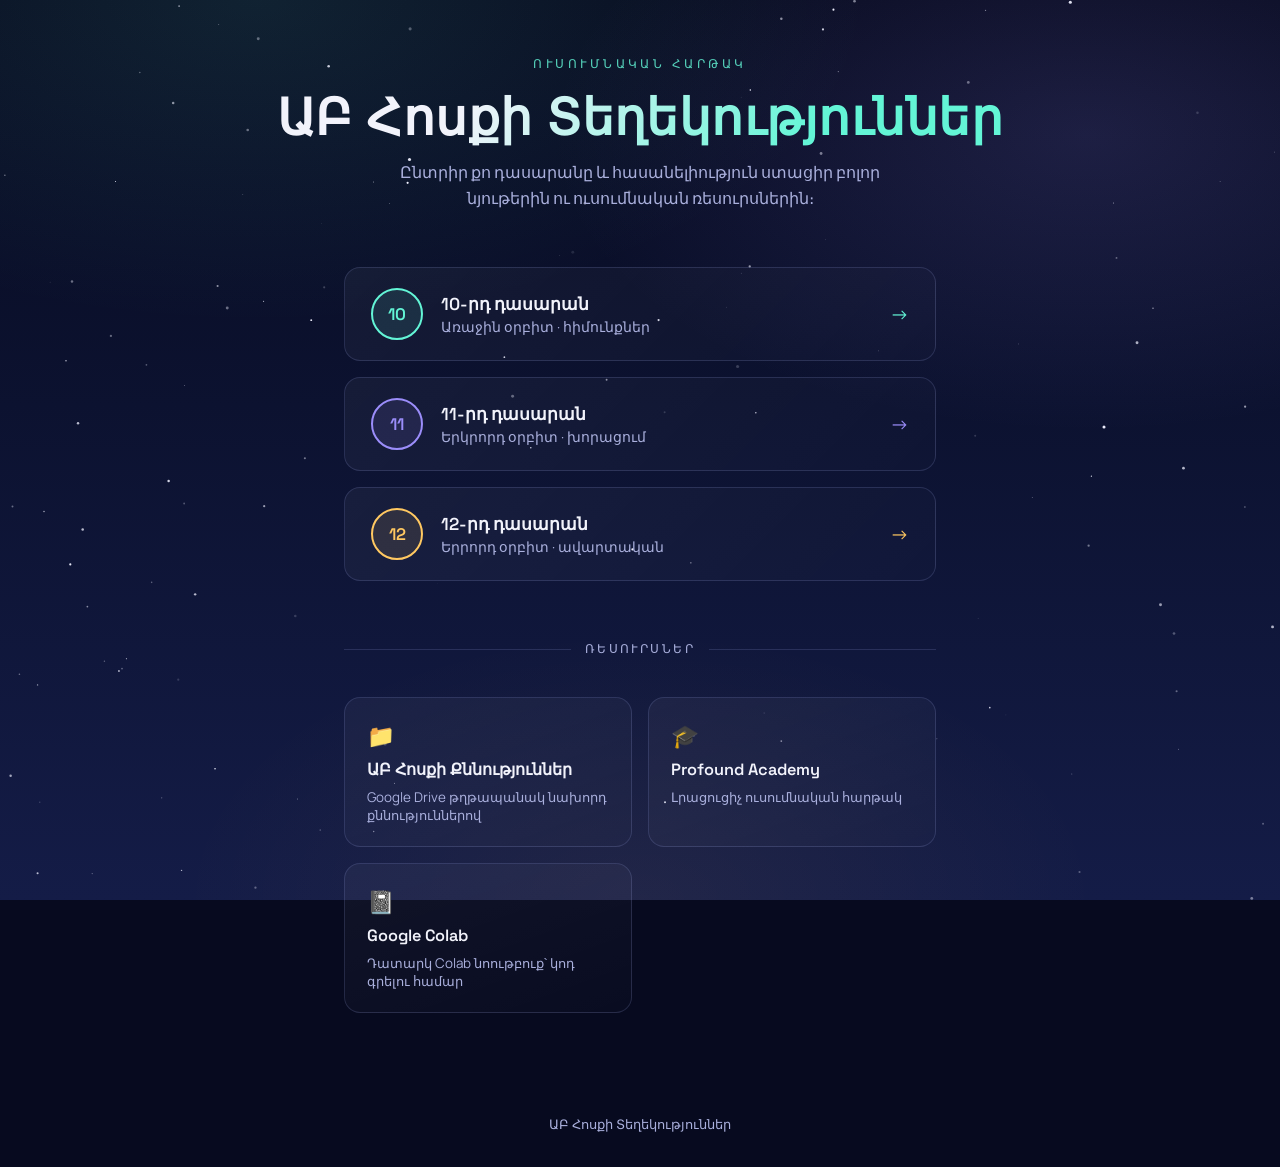
<file: index.html>
<!DOCTYPE html>
<html lang="hy">
<head>
<meta charset="UTF-8">
<meta name="viewport" content="width=device-width, initial-scale=1.0">
<link rel="manifest" href="manifest.json">
<meta name="theme-color" content="#070a1f">
<link rel="icon" href="favicon.ico" sizes="any">
<link rel="icon" type="image/png" sizes="32x32" href="icon-32.png">
<link rel="icon" type="image/png" sizes="192x192" href="icon-192.png">
<link rel="apple-touch-icon" href="icon-180.png">
<meta name="apple-mobile-web-app-capable" content="yes">
<meta name="apple-mobile-web-app-status-bar-style" content="black-translucent">
<meta name="apple-mobile-web-app-title" content="ԱԲ Հոսք">
<title>ԱԲ Հոսք · Ուսումնական Կայք</title>
<link rel="stylesheet" href="style.css">
</head>
<body>
<canvas id="stars-canvas"></canvas>

<div class="content">

  <header class="site">
    <div class="eyebrow">Ուսումնական հարթակ</div>
    <h1>ԱԲ Հոսքի Տեղեկություններ</h1>
    <p class="sub">Ընտրիր քո դասարանը և հասանելիություն ստացիր բոլոր նյութերին ու ուսումնական ռեսուրսներին։</p>
  </header>

  <nav class="orbits" aria-label="Դասարանների ընտրություն">
    <a class="orbit-btn" style="--accent: var(--teal)" href="Class10.html">
      <span class="orbit-ring">10</span>
      <span class="orbit-label">
        <span class="t">10-րդ դասարան</span>
        <span class="d">Առաջին օրբիտ · հիմունքներ</span>
      </span>
      <span class="orbit-arrow">→</span>
    </a>

    <a class="orbit-btn" style="--accent: var(--violet)" href="Class11.html">
      <span class="orbit-ring">11</span>
      <span class="orbit-label">
        <span class="t">11-րդ դասարան</span>
        <span class="d">Երկրորդ օրբիտ · խորացում</span>
      </span>
      <span class="orbit-arrow">→</span>
    </a>

    <a class="orbit-btn" style="--accent: var(--gold)" href="Class12.html">
      <span class="orbit-ring">12</span>
      <span class="orbit-label">
        <span class="t">12-րդ դասարան</span>
        <span class="d">Երրորդ օրբիտ · ավարտական</span>
      </span>
      <span class="orbit-arrow">→</span>
    </a>
  </nav>

  <div class="section-divider">
    <span class="line"></span>
    <span>Ռեսուրսներ</span>
    <span class="line"></span>
  </div>

  <div class="resources">
    <a class="res-btn" style="--accent: var(--teal)" href="https://drive.google.com/drive/folders/1IYR-PTMZjx_X45XJBED2SkKyZxXy_4lW" target="_blank" rel="noopener">
      <span class="icon">📁</span>
      <span class="t">ԱԲ Հոսքի Քննություններ</span>
      <span class="d">Google Drive թղթապանակ նախորդ քննություններով</span>
    </a>

    <a class="res-btn" style="--accent: var(--gold)" href="https://profound.academy/" target="_blank" rel="noopener">
      <span class="icon">🎓</span>
      <span class="t">Profound Academy</span>
      <span class="d">Լրացուցիչ ուսումնական հարթակ</span>
    </a>

    <a class="res-btn" style="--accent: var(--violet)" href="https://colab.research.google.com/#create=true" target="_blank" rel="noopener">
      <span class="icon">📓</span>
      <span class="t">Google Colab</span>
      <span class="d">Դատարկ Colab նոութբուք՝ կոդ գրելու համար</span>
    </a>
  </div>

</div>

<footer class="site">ԱԲ Հոսքի Տեղեկություններ</footer>

<script src="stars.js"></script>
<script>
if ('serviceWorker' in navigator) {
  window.addEventListener('load', () => {
    navigator.serviceWorker.register('sw.js').catch(() => {});
  });
}
</script>
</body>
</html>
</file>
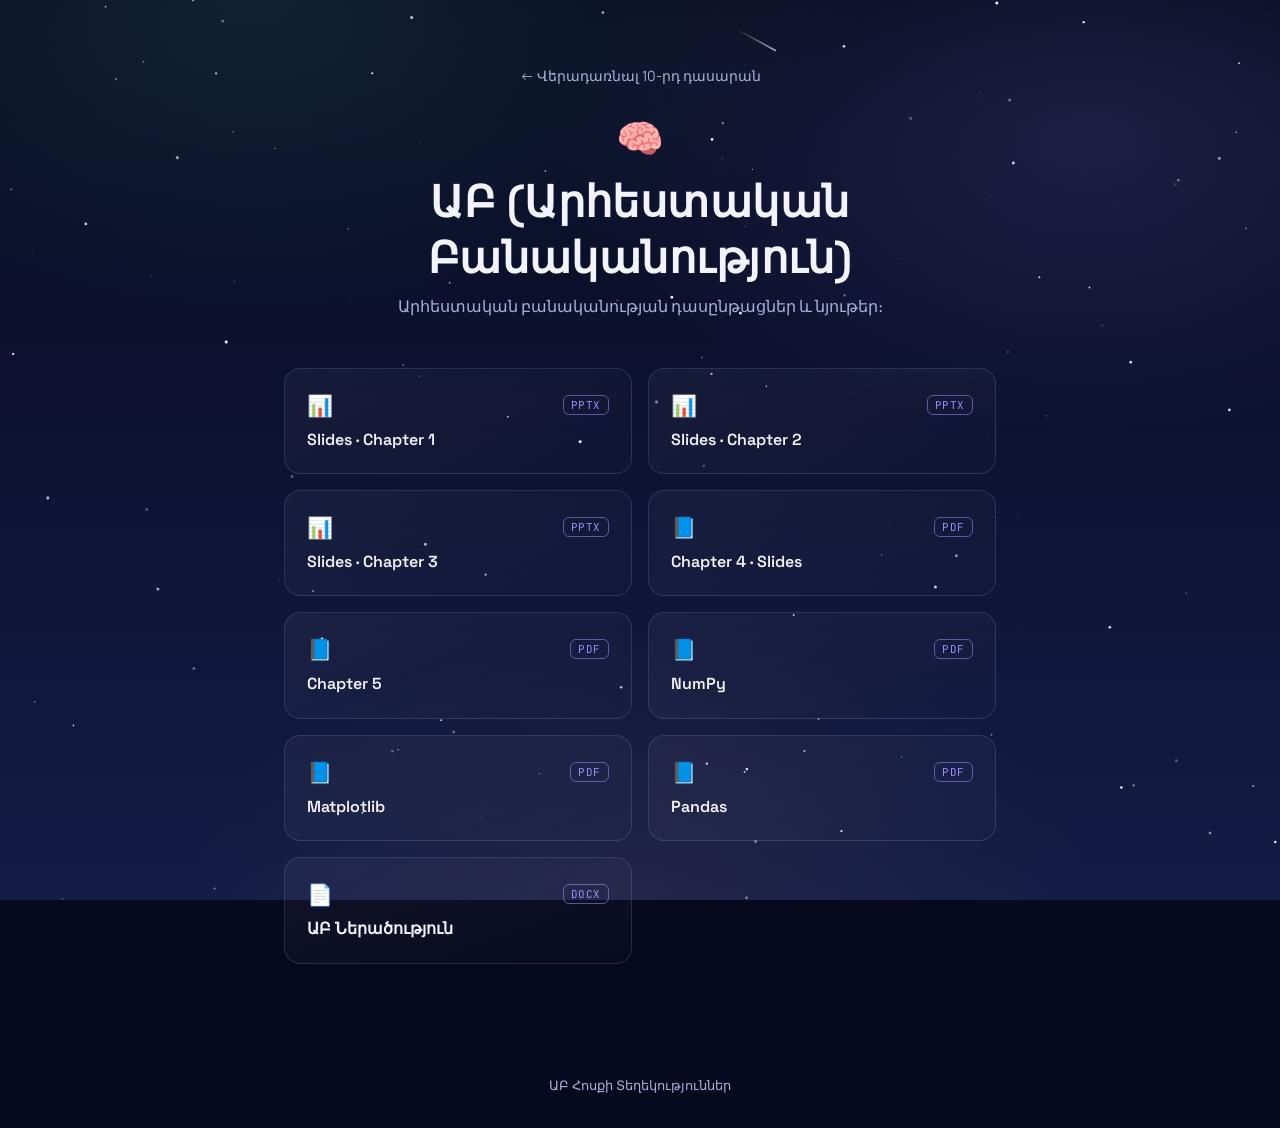
<file: Class10-AB.html>
<!DOCTYPE html>
<html lang="hy">
<head>
<meta charset="UTF-8">
<meta name="viewport" content="width=device-width, initial-scale=1.0">
<link rel="manifest" href="manifest.json">
<meta name="theme-color" content="#070a1f">
<link rel="icon" href="favicon.ico" sizes="any">
<link rel="icon" type="image/png" sizes="32x32" href="icon-32.png">
<link rel="icon" type="image/png" sizes="192x192" href="icon-192.png">
<link rel="apple-touch-icon" href="icon-180.png">
<meta name="apple-mobile-web-app-capable" content="yes">
<meta name="apple-mobile-web-app-status-bar-style" content="black-translucent">
<meta name="apple-mobile-web-app-title" content="ԱԲ Հոսք">
<title>ԱԲ (Արհեստական Բանականություն) · 10-րդ դասարան · ԱԲ Հոսք</title>
<link rel="stylesheet" href="style.css">
</head>
<body>
<canvas id="stars-canvas"></canvas>
<div class="content">

  <div class="subject-hero">
    <a class="back-link" href="Class10.html">← Վերադառնալ 10-րդ դասարան</a>
    <span class="icon">🧠</span>
    <h1>ԱԲ (Արհեստական Բանականություն)</h1>
    <p>Արհեստական բանականության դասընթացներ և նյութեր։</p>
  </div>

  <div class="materials">
    <a class="material-card" style="--accent: var(--violet)" href="Slides-Chapter1.pptx" onclick="openMaterial(this.getAttribute('href')); return false;">
      <div class="row"><span class="icon">📊</span><span class="badge">PPTX</span></div>
      <span class="t">Slides · Chapter 1</span>
    </a>
    <a class="material-card" style="--accent: var(--violet)" href="slides-chapter-2.pptx" onclick="openMaterial(this.getAttribute('href')); return false;">
      <div class="row"><span class="icon">📊</span><span class="badge">PPTX</span></div>
      <span class="t">Slides · Chapter 2</span>
    </a>
    <a class="material-card" style="--accent: var(--violet)" href="slides-chapter-3.pptx" onclick="openMaterial(this.getAttribute('href')); return false;">
      <div class="row"><span class="icon">📊</span><span class="badge">PPTX</span></div>
      <span class="t">Slides · Chapter 3</span>
    </a>
    <a class="material-card" style="--accent: var(--violet)" href="chapter-4-slides.pdf" onclick="openMaterial(this.getAttribute('href')); return false;">
      <div class="row"><span class="icon">📘</span><span class="badge">PDF</span></div>
      <span class="t">Chapter 4 · Slides</span>
    </a>
    <a class="material-card" style="--accent: var(--violet)" href="chapter-5.pdf" onclick="openMaterial(this.getAttribute('href')); return false;">
      <div class="row"><span class="icon">📘</span><span class="badge">PDF</span></div>
      <span class="t">Chapter 5</span>
    </a>
    <a class="material-card" style="--accent: var(--violet)" href="numpy.pdf" onclick="openMaterial(this.getAttribute('href')); return false;">
      <div class="row"><span class="icon">📘</span><span class="badge">PDF</span></div>
      <span class="t">NumPy</span>
    </a>
    <a class="material-card" style="--accent: var(--violet)" href="matplotlib.pdf" onclick="openMaterial(this.getAttribute('href')); return false;">
      <div class="row"><span class="icon">📘</span><span class="badge">PDF</span></div>
      <span class="t">Matplotlib</span>
    </a>
    <a class="material-card" style="--accent: var(--violet)" href="pandas.pdf" onclick="openMaterial(this.getAttribute('href')); return false;">
      <div class="row"><span class="icon">📘</span><span class="badge">PDF</span></div>
      <span class="t">Pandas</span>
    </a>
    <a class="material-card" style="--accent: var(--violet)" href="ab-neracutyun.docx" onclick="openMaterial(this.getAttribute('href')); return false;">
      <div class="row"><span class="icon">📄</span><span class="badge">DOCX</span></div>
      <span class="t">ԱԲ Ներածություն</span>
    </a>

  </div>

</div>
<footer class="site">ԱԲ Հոսքի Տեղեկություններ</footer>
<script src="stars.js"></script>
<script src="file-viewer.js"></script>
<script>
if ('serviceWorker' in navigator) {
  window.addEventListener('load', () => {
    navigator.serviceWorker.register('sw.js').catch(() => {});
  });
}
</script>
</body>
</html>
</file>
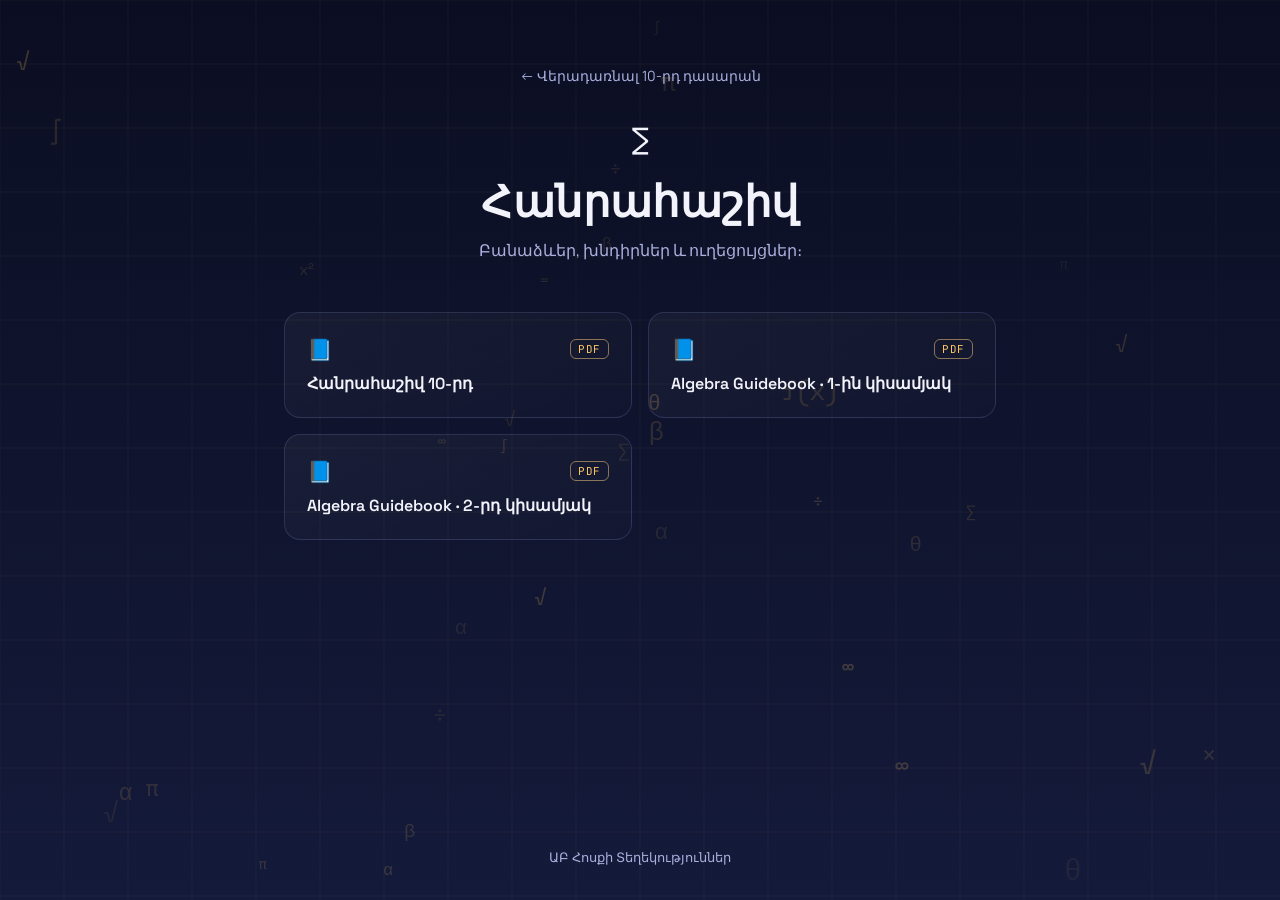
<file: Class10-Hanrahashiv.html>
<!DOCTYPE html>
<html lang="hy">
<head>
<meta charset="UTF-8">
<meta name="viewport" content="width=device-width, initial-scale=1.0">
<link rel="manifest" href="manifest.json">
<meta name="theme-color" content="#070a1f">
<link rel="icon" href="favicon.ico" sizes="any">
<link rel="icon" type="image/png" sizes="32x32" href="icon-32.png">
<link rel="icon" type="image/png" sizes="192x192" href="icon-192.png">
<link rel="apple-touch-icon" href="icon-180.png">
<meta name="apple-mobile-web-app-capable" content="yes">
<meta name="apple-mobile-web-app-status-bar-style" content="black-translucent">
<meta name="apple-mobile-web-app-title" content="ԱԲ Հոսք">
<title>Հանրահաշիվ · 10-րդ դասարան · ԱԲ Հոսք</title>
<link rel="stylesheet" href="style.css">
</head>
<body>
<canvas id="stars-canvas"></canvas>
<div class="content">

  <div class="subject-hero">
    <a class="back-link" href="Class10.html">← Վերադառնալ 10-րդ դասարան</a>
    <span class="icon">∑</span>
    <h1>Հանրահաշիվ</h1>
    <p>Բանաձևեր, խնդիրներ և ուղեցույցներ։</p>
  </div>

  <div class="materials">
    <a class="material-card" style="--accent: var(--gold)" href="10-.pdf" onclick="openMaterial(this.getAttribute('href')); return false;">
      <div class="row"><span class="icon">📘</span><span class="badge">PDF</span></div>
      <span class="t">Հանրահաշիվ 10-րդ</span>
    </a>
    <a class="material-card" style="--accent: var(--gold)" href="algebra-10-semester-1.pdf" onclick="openMaterial(this.getAttribute('href')); return false;">
      <div class="row"><span class="icon">📘</span><span class="badge">PDF</span></div>
      <span class="t">Algebra Guidebook · 1-ին կիսամյակ</span>
    </a>
    <a class="material-card" style="--accent: var(--gold)" href="Algebra_.guidebook_10th_2nd_semester_designed.pdf" onclick="openMaterial(this.getAttribute('href')); return false;">
      <div class="row"><span class="icon">📘</span><span class="badge">PDF</span></div>
      <span class="t">Algebra Guidebook · 2-րդ կիսամյակ</span>
    </a>

  </div>

</div>
<footer class="site">ԱԲ Հոսքի Տեղեկություններ</footer>
<script src="math-bg.js"></script>
<script src="file-viewer.js"></script>
<script>
if ('serviceWorker' in navigator) {
  window.addEventListener('load', () => {
    navigator.serviceWorker.register('sw.js').catch(() => {});
  });
}
</script>
</body>
</html>
</file>
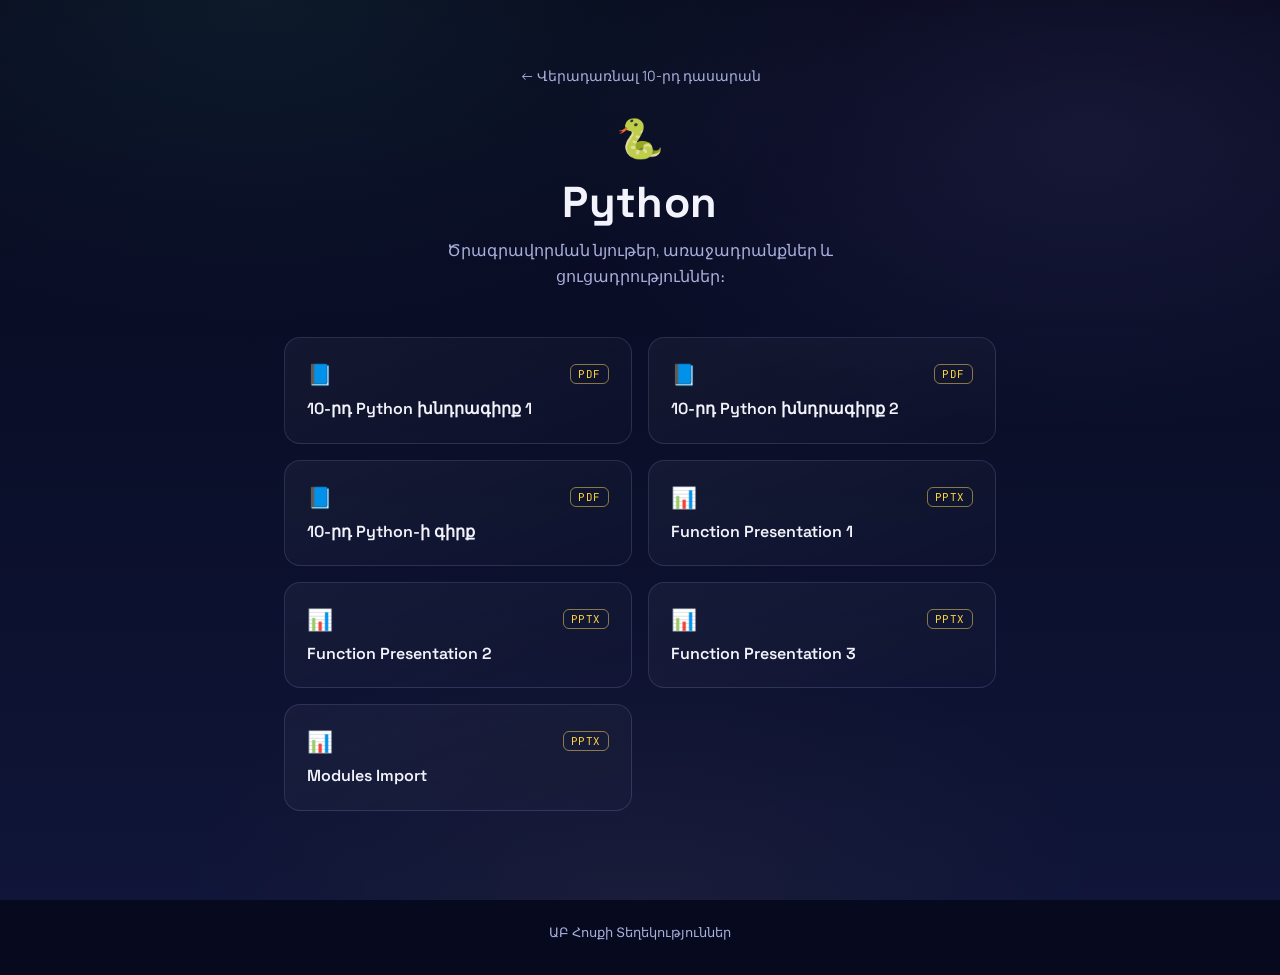
<file: Class10-Python.html>
<!DOCTYPE html>
<html lang="hy">
<head>
<meta charset="UTF-8">
<meta name="viewport" content="width=device-width, initial-scale=1.0">
<link rel="manifest" href="manifest.json">
<meta name="theme-color" content="#070a1f">
<link rel="icon" href="favicon.ico" sizes="any">
<link rel="icon" type="image/png" sizes="32x32" href="icon-32.png">
<link rel="icon" type="image/png" sizes="192x192" href="icon-192.png">
<link rel="apple-touch-icon" href="icon-180.png">
<meta name="apple-mobile-web-app-capable" content="yes">
<meta name="apple-mobile-web-app-status-bar-style" content="black-translucent">
<meta name="apple-mobile-web-app-title" content="ԱԲ Հոսք">
<title>Python · 10-րդ դասարան · ԱԲ Հոսք</title>
<link rel="stylesheet" href="style.css">
</head>
<body>
<canvas id="stars-canvas"></canvas>
<div class="content">

  <div class="subject-hero">
    <a class="back-link" href="Class10.html">← Վերադառնալ 10-րդ դասարան</a>
    <span class="icon">🐍</span>
    <h1>Python</h1>
    <p>Ծրագրավորման նյութեր, առաջադրանքներ և ցուցադրություններ։</p>
  </div>

  <div class="materials">
    <a class="material-card" style="--accent: #ffd43b" href="10_rd Python 1 xndragirq.pdf" onclick="openMaterial(this.getAttribute('href')); return false;">
      <div class="row"><span class="icon">📘</span><span class="badge">PDF</span></div>
      <span class="t">10-րդ Python խնդրագիրք 1</span>
    </a>
    <a class="material-card" style="--accent: #ffd43b" href="python10-xndragirq-2.pdf" onclick="openMaterial(this.getAttribute('href')); return false;">
      <div class="row"><span class="icon">📘</span><span class="badge">PDF</span></div>
      <span class="t">10-րդ Python խնդրագիրք 2</span>
    </a>
    <a class="material-card" style="--accent: #ffd43b" href="python10-girq.pdf" onclick="openMaterial(this.getAttribute('href')); return false;">
      <div class="row"><span class="icon">📘</span><span class="badge">PDF</span></div>
      <span class="t">10-րդ Python-ի գիրք</span>
    </a>
    <a class="material-card" style="--accent: #ffd43b" href="function-presentation-1.pptx" onclick="openMaterial(this.getAttribute('href')); return false;">
      <div class="row"><span class="icon">📊</span><span class="badge">PPTX</span></div>
      <span class="t">Function Presentation 1</span>
    </a>
    <a class="material-card" style="--accent: #ffd43b" href="function-presentation-2.pptx" onclick="openMaterial(this.getAttribute('href')); return false;">
      <div class="row"><span class="icon">📊</span><span class="badge">PPTX</span></div>
      <span class="t">Function Presentation 2</span>
    </a>
    <a class="material-card" style="--accent: #ffd43b" href="function-presentation-3.pptx" onclick="openMaterial(this.getAttribute('href')); return false;">
      <div class="row"><span class="icon">📊</span><span class="badge">PPTX</span></div>
      <span class="t">Function Presentation 3</span>
    </a>
    <a class="material-card" style="--accent: #ffd43b" href="moduls-import.pptx" onclick="openMaterial(this.getAttribute('href')); return false;">
      <div class="row"><span class="icon">📊</span><span class="badge">PPTX</span></div>
      <span class="t">Modules Import</span>
    </a>

  </div>

</div>
<footer class="site">ԱԲ Հոսքի Տեղեկություններ</footer>
<script src="python-bg.js"></script>
<script src="file-viewer.js"></script>
<script>
if ('serviceWorker' in navigator) {
  window.addEventListener('load', () => {
    navigator.serviceWorker.register('sw.js').catch(() => {});
  });
}
</script>
</body>
</html>
</file>
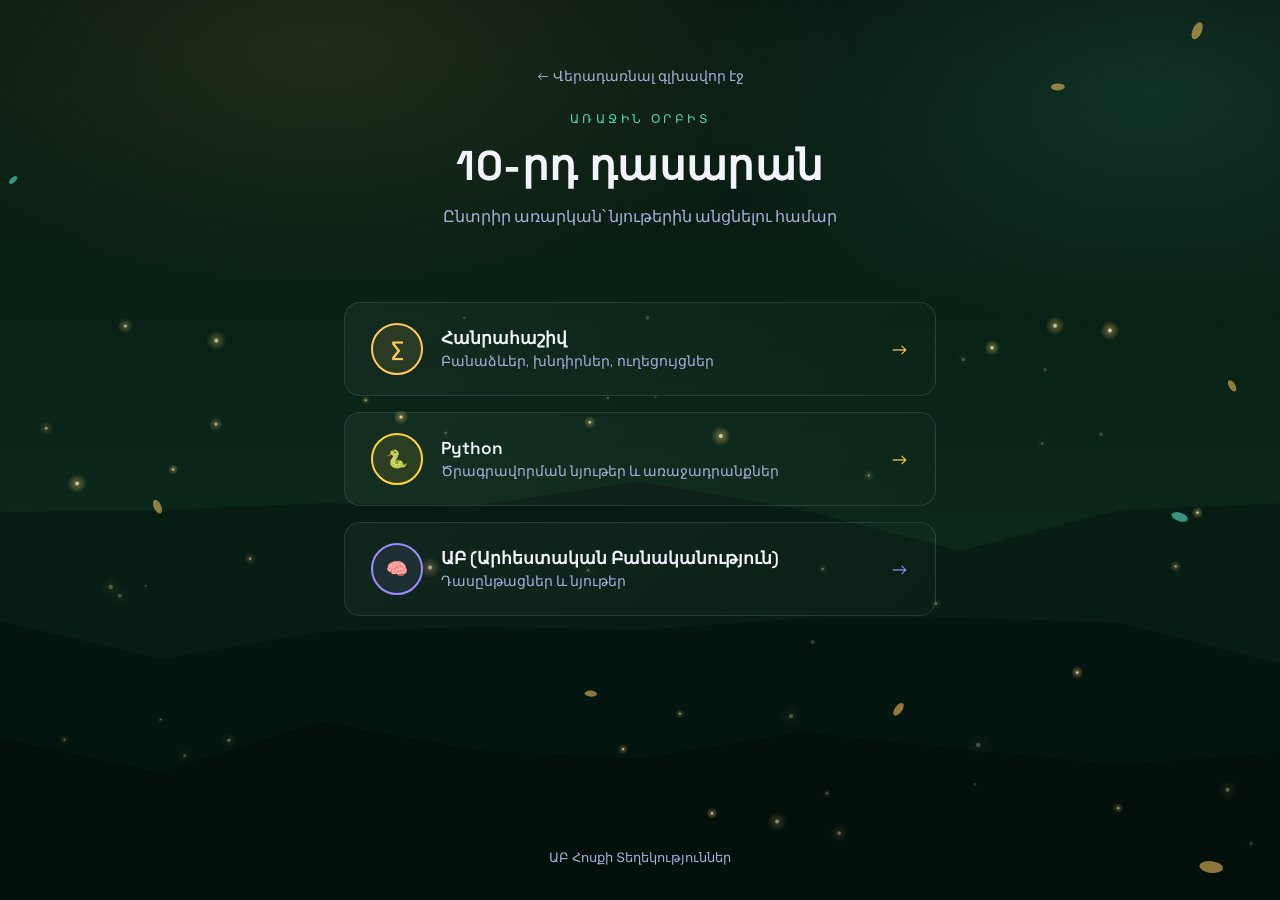
<file: Class10.html>
<!DOCTYPE html>
<html lang="hy">
<head>
<meta charset="UTF-8">
<meta name="viewport" content="width=device-width, initial-scale=1.0">
<link rel="manifest" href="manifest.json">
<meta name="theme-color" content="#070a1f">
<link rel="icon" href="favicon.ico" sizes="any">
<link rel="icon" type="image/png" sizes="32x32" href="icon-32.png">
<link rel="icon" type="image/png" sizes="192x192" href="icon-192.png">
<link rel="apple-touch-icon" href="icon-180.png">
<meta name="apple-mobile-web-app-capable" content="yes">
<meta name="apple-mobile-web-app-status-bar-style" content="black-translucent">
<meta name="apple-mobile-web-app-title" content="ԱԲ Հոսք">
<title>10-րդ դասարան · ԱԲ Հոսք</title>
<link rel="stylesheet" href="style.css">
</head>
<body>
<canvas id="stars-canvas" class="nature-bg"></canvas>
<div class="content">

  <div class="class-hero">
    <a class="back-link" href="index.html">← Վերադառնալ գլխավոր էջ</a>
    <div class="eyebrow" style="color:var(--teal)">Առաջին օրբիտ</div>
    <h1 style="font-size:clamp(1.8rem,4.5vw,2.6rem); margin:12px 0;">10-րդ դասարան</h1>
    <p style="color:var(--text-1); max-width:480px; margin:0 auto; line-height:1.6;">Ընտրիր առարկան՝ նյութերին անցնելու համար</p>
  </div>

  <nav class="orbits" aria-label="Առարկաների ընտրություն" style="margin-top:32px;">
    <a class="orbit-btn" style="--accent: var(--gold)" href="Class10-Hanrahashiv.html">
      <span class="orbit-ring" style="font-size:1.3rem;">∑</span>
      <span class="orbit-label">
        <span class="t">Հանրահաշիվ</span>
        <span class="d">Բանաձևեր, խնդիրներ, ուղեցույցներ</span>
      </span>
      <span class="orbit-arrow">→</span>
    </a>

    <a class="orbit-btn" style="--accent: #ffd43b" href="Class10-Python.html">
      <span class="orbit-ring" style="font-size:1.1rem;">🐍</span>
      <span class="orbit-label">
        <span class="t">Python</span>
        <span class="d">Ծրագրավորման նյութեր և առաջադրանքներ</span>
      </span>
      <span class="orbit-arrow">→</span>
    </a>

    <a class="orbit-btn" style="--accent: var(--violet)" href="Class10-AB.html">
      <span class="orbit-ring" style="font-size:1.1rem;">🧠</span>
      <span class="orbit-label">
        <span class="t">ԱԲ (Արհեստական Բանականություն)</span>
        <span class="d">Դասընթացներ և նյութեր</span>
      </span>
      <span class="orbit-arrow">→</span>
    </a>
  </nav>

</div>
<footer class="site">ԱԲ Հոսքի Տեղեկություններ</footer>
<script src="nature-bg.js"></script>
<script>
if ('serviceWorker' in navigator) {
  window.addEventListener('load', () => {
    navigator.serviceWorker.register('sw.js').catch(() => {});
  });
}
</script>
</body>
</html>
</file>
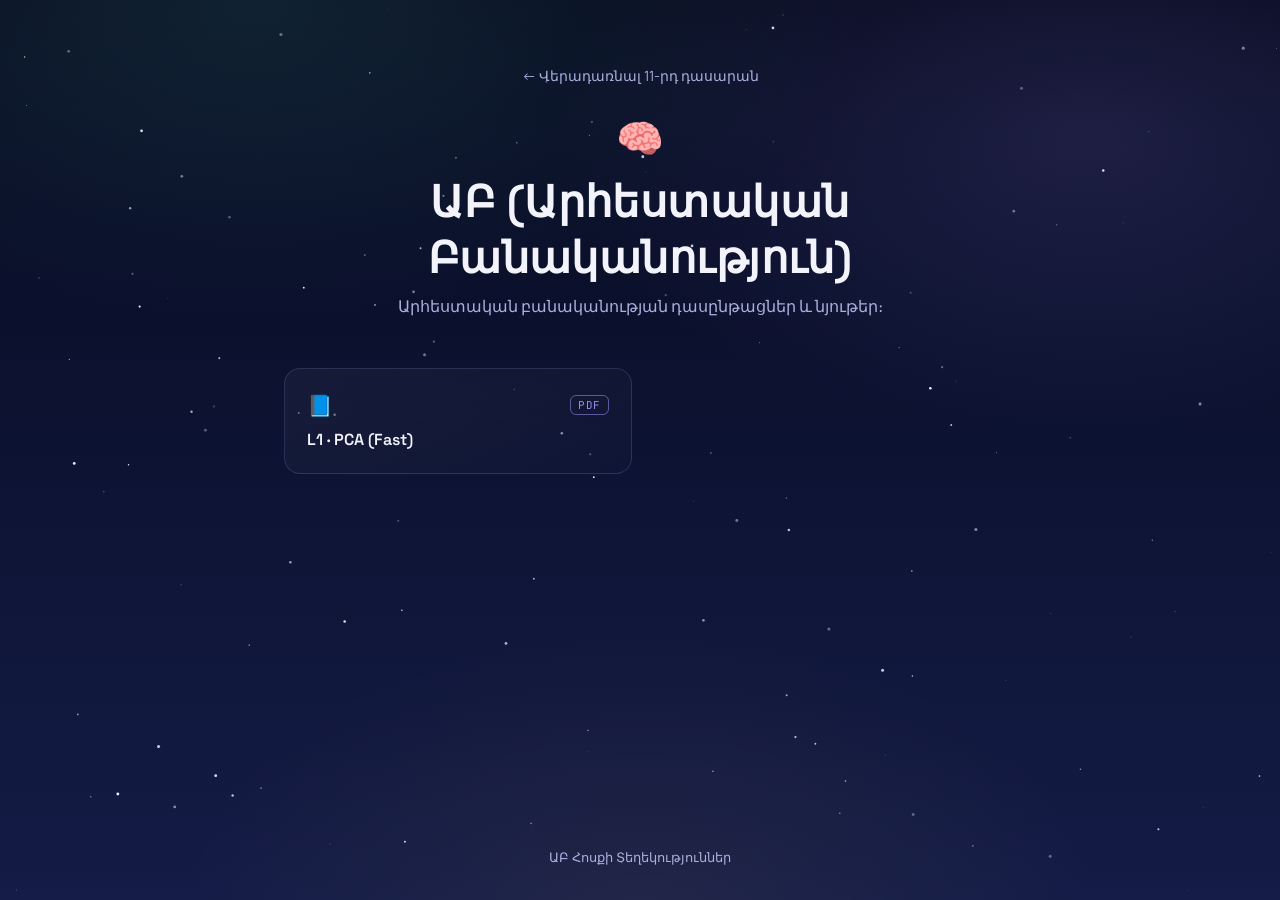
<file: Class11-AB.html>
<!DOCTYPE html>
<html lang="hy">
<head>
<meta charset="UTF-8">
<meta name="viewport" content="width=device-width, initial-scale=1.0">
<link rel="manifest" href="manifest.json">
<meta name="theme-color" content="#070a1f">
<link rel="icon" href="favicon.ico" sizes="any">
<link rel="icon" type="image/png" sizes="32x32" href="icon-32.png">
<link rel="icon" type="image/png" sizes="192x192" href="icon-192.png">
<link rel="apple-touch-icon" href="icon-180.png">
<meta name="apple-mobile-web-app-capable" content="yes">
<meta name="apple-mobile-web-app-status-bar-style" content="black-translucent">
<meta name="apple-mobile-web-app-title" content="ԱԲ Հոսք">
<title>ԱԲ (Արհեստական Բանականություն) · 11-րդ դասարան · ԱԲ Հոսք</title>
<link rel="stylesheet" href="style.css">
</head>
<body>
<canvas id="stars-canvas"></canvas>
<div class="content">

  <div class="subject-hero">
    <a class="back-link" href="Class11.html">← Վերադառնալ 11-րդ դասարան</a>
    <span class="icon">🧠</span>
    <h1>ԱԲ (Արհեստական Բանականություն)</h1>
    <p>Արհեստական բանականության դասընթացներ և նյութեր։</p>
  </div>

  <div class="materials">
    <a class="material-card" style="--accent: var(--violet)" href="L1 PCA FAST.pdf" onclick="openMaterial(this.getAttribute('href')); return false;">
      <div class="row"><span class="icon">📘</span><span class="badge">PDF</span></div>
      <span class="t">L1 · PCA (Fast)</span>
    </a>

  </div>

</div>
<footer class="site">ԱԲ Հոսքի Տեղեկություններ</footer>
<script src="stars.js"></script>
<script src="file-viewer.js"></script>
<script>
if ('serviceWorker' in navigator) {
  window.addEventListener('load', () => {
    navigator.serviceWorker.register('sw.js').catch(() => {});
  });
}
</script>
</body>
</html>
</file>
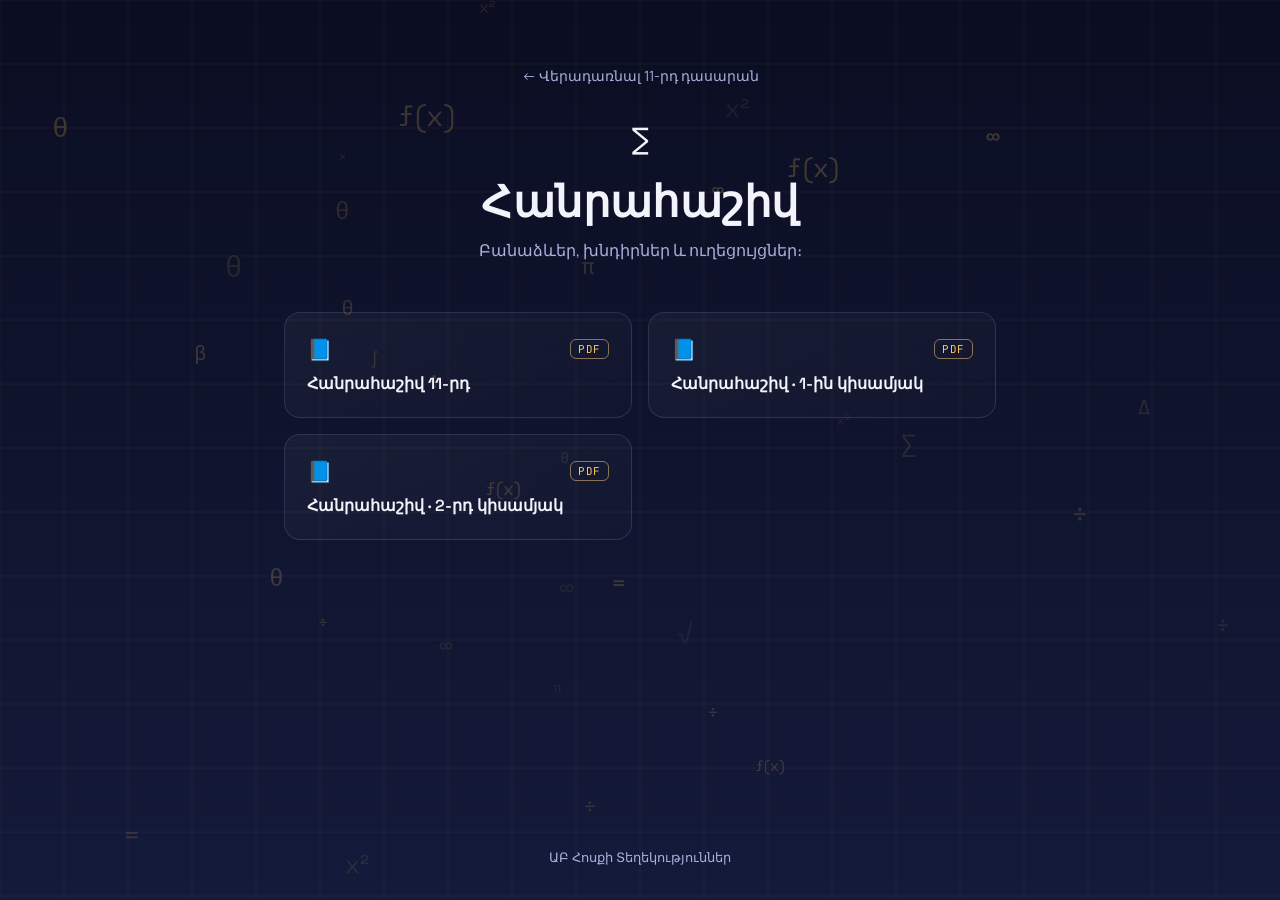
<file: Class11-Hanrahashiv.html>
<!DOCTYPE html>
<html lang="hy">
<head>
<meta charset="UTF-8">
<meta name="viewport" content="width=device-width, initial-scale=1.0">
<link rel="manifest" href="manifest.json">
<meta name="theme-color" content="#070a1f">
<link rel="icon" href="favicon.ico" sizes="any">
<link rel="icon" type="image/png" sizes="32x32" href="icon-32.png">
<link rel="icon" type="image/png" sizes="192x192" href="icon-192.png">
<link rel="apple-touch-icon" href="icon-180.png">
<meta name="apple-mobile-web-app-capable" content="yes">
<meta name="apple-mobile-web-app-status-bar-style" content="black-translucent">
<meta name="apple-mobile-web-app-title" content="ԱԲ Հոսք">
<title>Հանրահաշիվ · 11-րդ դասարան · ԱԲ Հոսք</title>
<link rel="stylesheet" href="style.css">
</head>
<body>
<canvas id="stars-canvas"></canvas>
<div class="content">

  <div class="subject-hero">
    <a class="back-link" href="Class11.html">← Վերադառնալ 11-րդ դասարան</a>
    <span class="icon">∑</span>
    <h1>Հանրահաշիվ</h1>
    <p>Բանաձևեր, խնդիրներ և ուղեցույցներ։</p>
  </div>

  <div class="materials">
    <a class="material-card" style="--accent: var(--gold)" href="11-.pdf" onclick="openMaterial(this.getAttribute('href')); return false;">
      <div class="row"><span class="icon">📘</span><span class="badge">PDF</span></div>
      <span class="t">Հանրահաշիվ 11-րդ</span>
    </a>
    <a class="material-card" style="--accent: var(--gold)" href="Hanrahashiv.11.kisamyak.1.pdf" onclick="openMaterial(this.getAttribute('href')); return false;">
      <div class="row"><span class="icon">📘</span><span class="badge">PDF</span></div>
      <span class="t">Հանրահաշիվ · 1-ին կիսամյակ</span>
    </a>
    <a class="material-card" style="--accent: var(--gold)" href="Հանր 11 կիսամյակ 2.pdf" onclick="openMaterial(this.getAttribute('href')); return false;">
      <div class="row"><span class="icon">📘</span><span class="badge">PDF</span></div>
      <span class="t">Հանրահաշիվ · 2-րդ կիսամյակ</span>
    </a>

  </div>

</div>
<footer class="site">ԱԲ Հոսքի Տեղեկություններ</footer>
<script src="math-bg.js"></script>
<script src="file-viewer.js"></script>
<script>
if ('serviceWorker' in navigator) {
  window.addEventListener('load', () => {
    navigator.serviceWorker.register('sw.js').catch(() => {});
  });
}
</script>
</body>
</html>
</file>
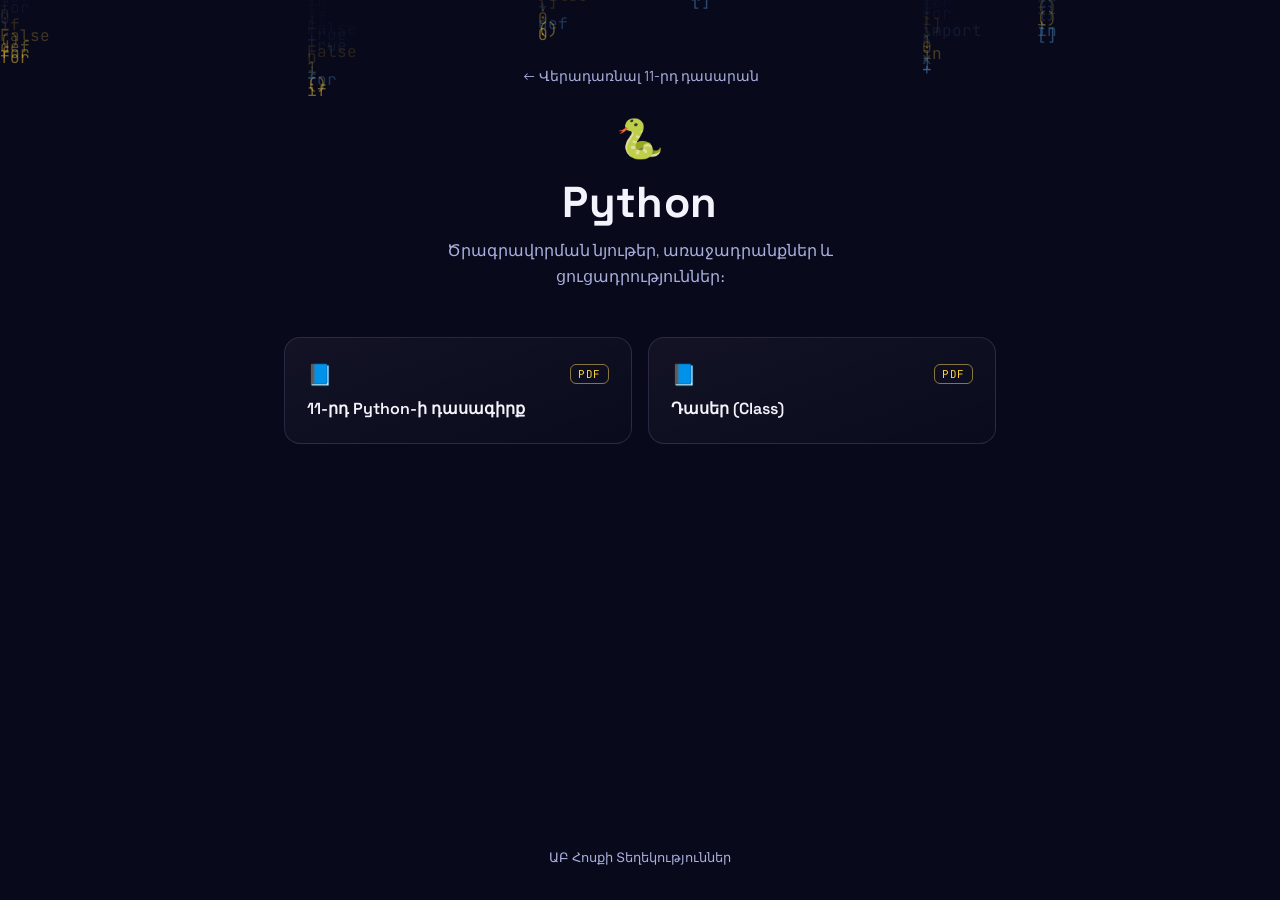
<file: Class11-Python.html>
<!DOCTYPE html>
<html lang="hy">
<head>
<meta charset="UTF-8">
<meta name="viewport" content="width=device-width, initial-scale=1.0">
<link rel="manifest" href="manifest.json">
<meta name="theme-color" content="#070a1f">
<link rel="icon" href="favicon.ico" sizes="any">
<link rel="icon" type="image/png" sizes="32x32" href="icon-32.png">
<link rel="icon" type="image/png" sizes="192x192" href="icon-192.png">
<link rel="apple-touch-icon" href="icon-180.png">
<meta name="apple-mobile-web-app-capable" content="yes">
<meta name="apple-mobile-web-app-status-bar-style" content="black-translucent">
<meta name="apple-mobile-web-app-title" content="ԱԲ Հոսք">
<title>Python · 11-րդ դասարան · ԱԲ Հոսք</title>
<link rel="stylesheet" href="style.css">
</head>
<body>
<canvas id="stars-canvas"></canvas>
<div class="content">

  <div class="subject-hero">
    <a class="back-link" href="Class11.html">← Վերադառնալ 11-րդ դասարան</a>
    <span class="icon">🐍</span>
    <h1>Python</h1>
    <p>Ծրագրավորման նյութեր, առաջադրանքներ և ցուցադրություններ։</p>
  </div>

  <div class="materials">
    <a class="material-card" style="--accent: #ffd43b" href="Python_11 դասարան դասագիրք.pdf" onclick="openMaterial(this.getAttribute('href')); return false;">
      <div class="row"><span class="icon">📘</span><span class="badge">PDF</span></div>
      <span class="t">11-րդ Python-ի դասագիրք</span>
    </a>
    <a class="material-card" style="--accent: #ffd43b" href="Դասեր (Class).pdf" onclick="openMaterial(this.getAttribute('href')); return false;">
      <div class="row"><span class="icon">📘</span><span class="badge">PDF</span></div>
      <span class="t">Դասեր (Class)</span>
    </a>

  </div>

</div>
<footer class="site">ԱԲ Հոսքի Տեղեկություններ</footer>
<script src="python-bg.js"></script>
<script src="file-viewer.js"></script>
<script>
if ('serviceWorker' in navigator) {
  window.addEventListener('load', () => {
    navigator.serviceWorker.register('sw.js').catch(() => {});
  });
}
</script>
</body>
</html>
</file>
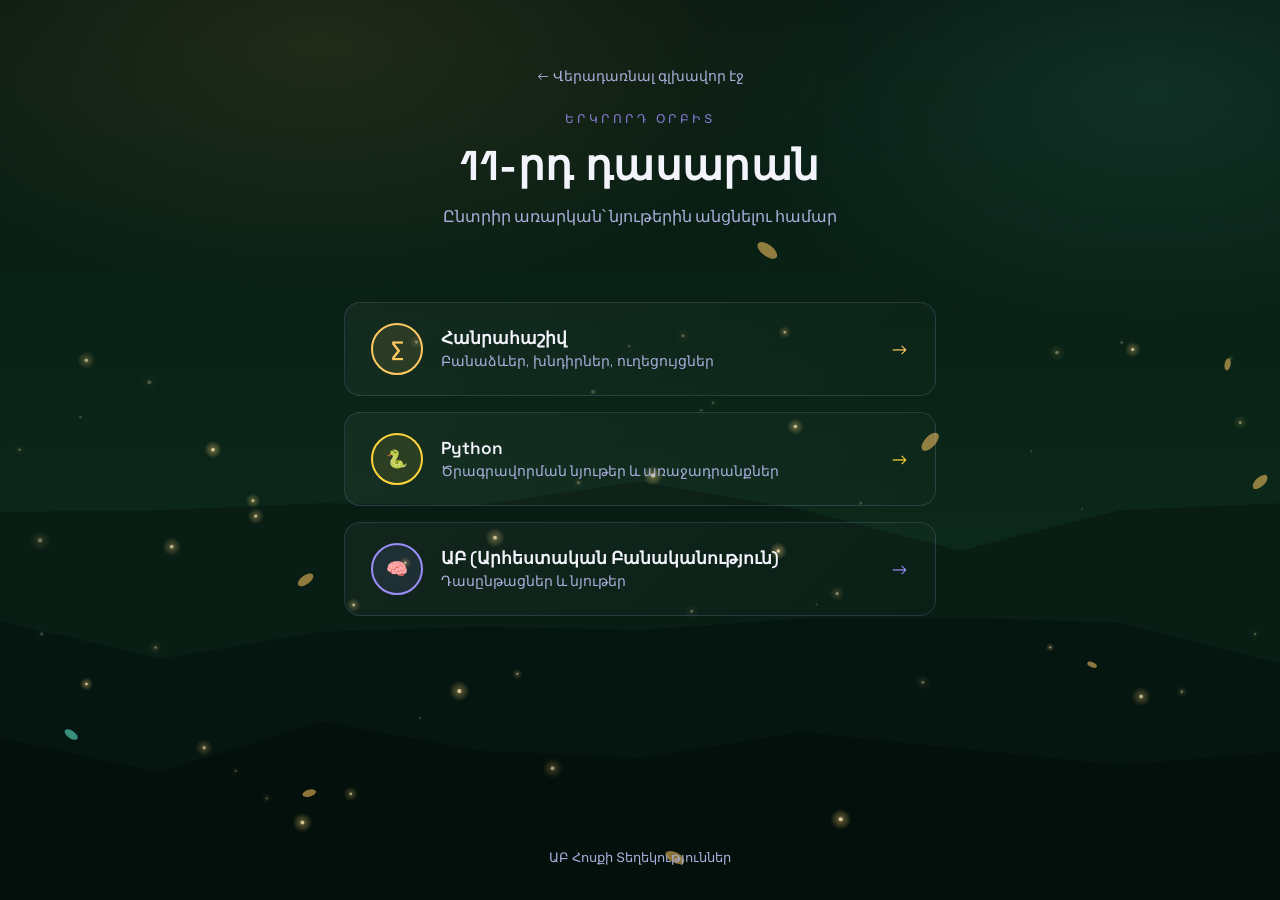
<file: Class11.html>
<!DOCTYPE html>
<html lang="hy">
<head>
<meta charset="UTF-8">
<meta name="viewport" content="width=device-width, initial-scale=1.0">
<link rel="manifest" href="manifest.json">
<meta name="theme-color" content="#070a1f">
<link rel="icon" href="favicon.ico" sizes="any">
<link rel="icon" type="image/png" sizes="32x32" href="icon-32.png">
<link rel="icon" type="image/png" sizes="192x192" href="icon-192.png">
<link rel="apple-touch-icon" href="icon-180.png">
<meta name="apple-mobile-web-app-capable" content="yes">
<meta name="apple-mobile-web-app-status-bar-style" content="black-translucent">
<meta name="apple-mobile-web-app-title" content="ԱԲ Հոսք">
<title>11-րդ դասարան · ԱԲ Հոսք</title>
<link rel="stylesheet" href="style.css">
</head>
<body>
<canvas id="stars-canvas" class="nature-bg"></canvas>
<div class="content">

  <div class="class-hero">
    <a class="back-link" href="index.html">← Վերադառնալ գլխավոր էջ</a>
    <div class="eyebrow" style="color:var(--violet)">Երկրորդ օրբիտ</div>
    <h1 style="font-size:clamp(1.8rem,4.5vw,2.6rem); margin:12px 0;">11-րդ դասարան</h1>
    <p style="color:var(--text-1); max-width:480px; margin:0 auto; line-height:1.6;">Ընտրիր առարկան՝ նյութերին անցնելու համար</p>
  </div>

  <nav class="orbits" aria-label="Առարկաների ընտրություն" style="margin-top:32px;">
    <a class="orbit-btn" style="--accent: var(--gold)" href="Class11-Hanrahashiv.html">
      <span class="orbit-ring" style="font-size:1.3rem;">∑</span>
      <span class="orbit-label">
        <span class="t">Հանրահաշիվ</span>
        <span class="d">Բանաձևեր, խնդիրներ, ուղեցույցներ</span>
      </span>
      <span class="orbit-arrow">→</span>
    </a>

    <a class="orbit-btn" style="--accent: #ffd43b" href="Class11-Python.html">
      <span class="orbit-ring" style="font-size:1.1rem;">🐍</span>
      <span class="orbit-label">
        <span class="t">Python</span>
        <span class="d">Ծրագրավորման նյութեր և առաջադրանքներ</span>
      </span>
      <span class="orbit-arrow">→</span>
    </a>

    <a class="orbit-btn" style="--accent: var(--violet)" href="Class11-AB.html">
      <span class="orbit-ring" style="font-size:1.1rem;">🧠</span>
      <span class="orbit-label">
        <span class="t">ԱԲ (Արհեստական Բանականություն)</span>
        <span class="d">Դասընթացներ և նյութեր</span>
      </span>
      <span class="orbit-arrow">→</span>
    </a>
  </nav>

</div>
<footer class="site">ԱԲ Հոսքի Տեղեկություններ</footer>
<script src="nature-bg.js"></script>
<script>
if ('serviceWorker' in navigator) {
  window.addEventListener('load', () => {
    navigator.serviceWorker.register('sw.js').catch(() => {});
  });
}
</script>
</body>
</html>
</file>
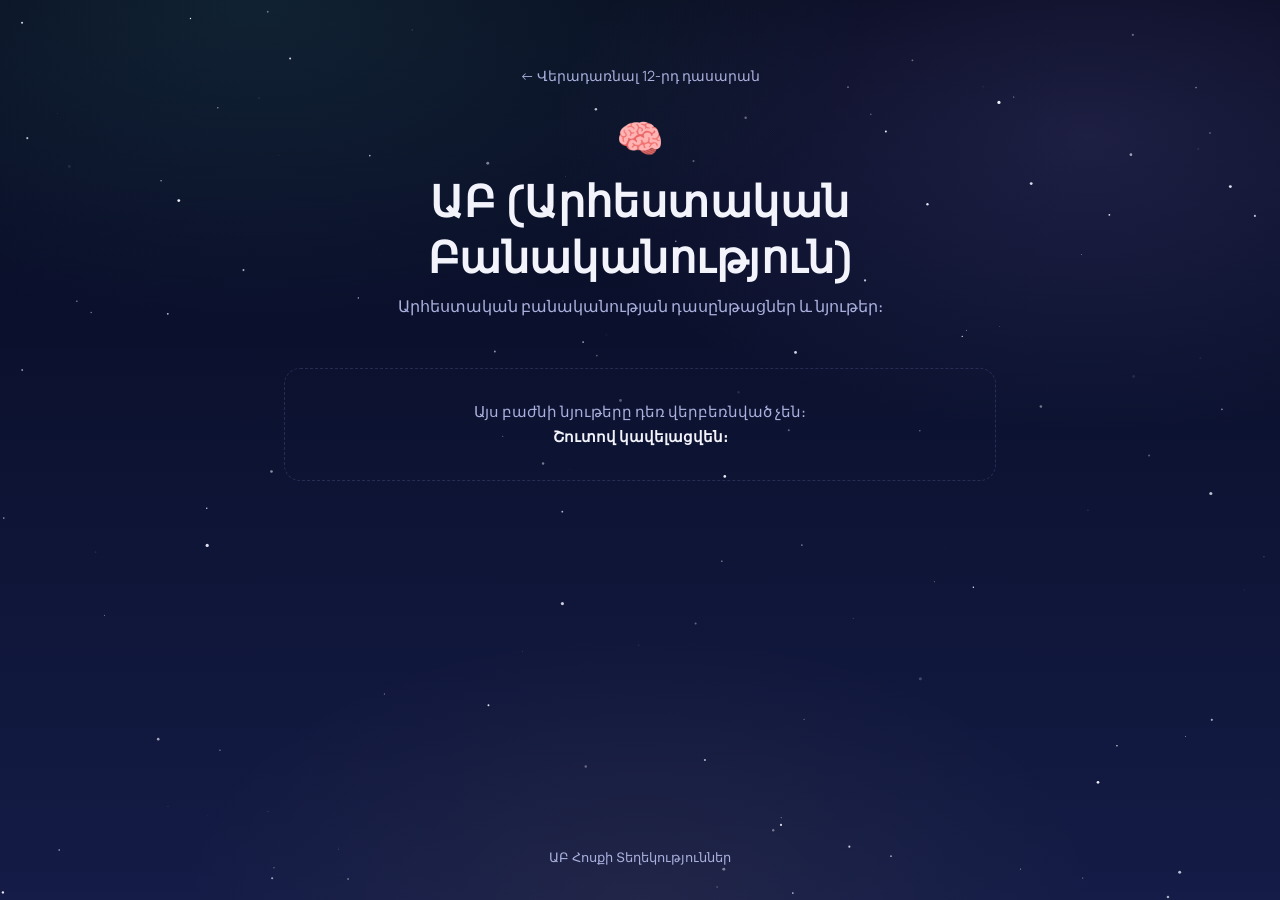
<file: Class12-AB.html>
<!DOCTYPE html>
<html lang="hy">
<head>
<meta charset="UTF-8">
<meta name="viewport" content="width=device-width, initial-scale=1.0">
<link rel="manifest" href="manifest.json">
<meta name="theme-color" content="#070a1f">
<link rel="icon" href="favicon.ico" sizes="any">
<link rel="icon" type="image/png" sizes="32x32" href="icon-32.png">
<link rel="icon" type="image/png" sizes="192x192" href="icon-192.png">
<link rel="apple-touch-icon" href="icon-180.png">
<meta name="apple-mobile-web-app-capable" content="yes">
<meta name="apple-mobile-web-app-status-bar-style" content="black-translucent">
<meta name="apple-mobile-web-app-title" content="ԱԲ Հոսք">
<title>ԱԲ (Արհեստական Բանականություն) · 12-րդ դասարան · ԱԲ Հոսք</title>
<link rel="stylesheet" href="style.css">
</head>
<body>
<canvas id="stars-canvas"></canvas>
<div class="content">

  <div class="subject-hero">
    <a class="back-link" href="Class12.html">← Վերադառնալ 12-րդ դասարան</a>
    <span class="icon">🧠</span>
    <h1>ԱԲ (Արհեստական Բանականություն)</h1>
    <p>Արհեստական բանականության դասընթացներ և նյութեր։</p>
  </div>

  <div class="materials">
    <div class="empty-note">
      Այս բաժնի նյութերը դեռ վերբեռնված չեն։<br>
      <b>Շուտով կավելացվեն։</b>
    </div>

  </div>

</div>
<footer class="site">ԱԲ Հոսքի Տեղեկություններ</footer>
<script src="stars.js"></script>
<script>
if ('serviceWorker' in navigator) {
  window.addEventListener('load', () => {
    navigator.serviceWorker.register('sw.js').catch(() => {});
  });
}
</script>
</body>
</html>
</file>
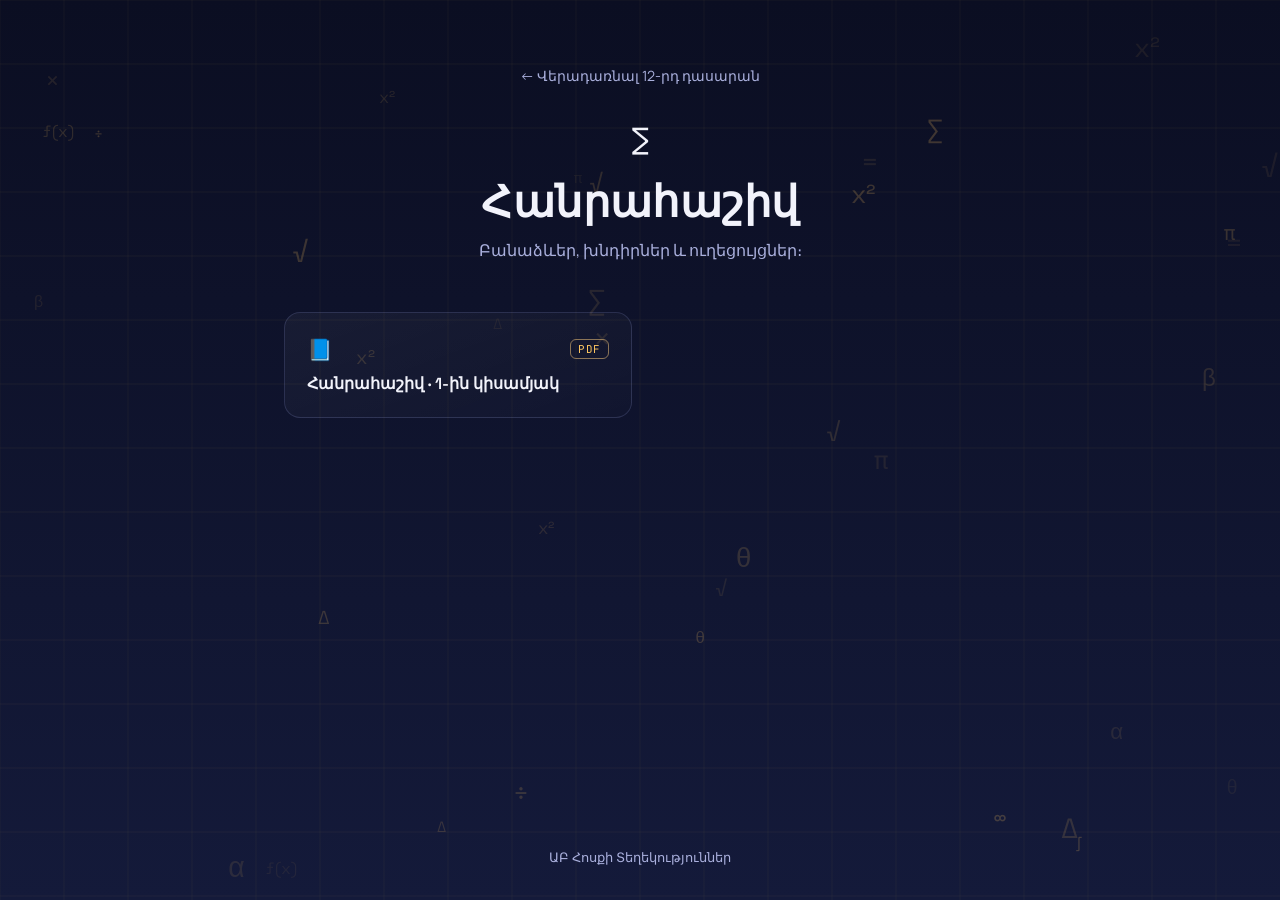
<file: Class12-Hanrahashiv.html>
<!DOCTYPE html>
<html lang="hy">
<head>
<meta charset="UTF-8">
<meta name="viewport" content="width=device-width, initial-scale=1.0">
<link rel="manifest" href="manifest.json">
<meta name="theme-color" content="#070a1f">
<link rel="icon" href="favicon.ico" sizes="any">
<link rel="icon" type="image/png" sizes="32x32" href="icon-32.png">
<link rel="icon" type="image/png" sizes="192x192" href="icon-192.png">
<link rel="apple-touch-icon" href="icon-180.png">
<meta name="apple-mobile-web-app-capable" content="yes">
<meta name="apple-mobile-web-app-status-bar-style" content="black-translucent">
<meta name="apple-mobile-web-app-title" content="ԱԲ Հոսք">
<title>Հանրահաշիվ · 12-րդ դասարան · ԱԲ Հոսք</title>
<link rel="stylesheet" href="style.css">
</head>
<body>
<canvas id="stars-canvas"></canvas>
<div class="content">

  <div class="subject-hero">
    <a class="back-link" href="Class12.html">← Վերադառնալ 12-րդ դասարան</a>
    <span class="icon">∑</span>
    <h1>Հանրահաշիվ</h1>
    <p>Բանաձևեր, խնդիրներ և ուղեցույցներ։</p>
  </div>

  <div class="materials">
    <a class="material-card" style="--accent: var(--gold)" href="Հանր 12 կիսամյակ 1.pdf" onclick="openMaterial(this.getAttribute('href')); return false;">
      <div class="row"><span class="icon">📘</span><span class="badge">PDF</span></div>
      <span class="t">Հանրահաշիվ · 1-ին կիսամյակ</span>
    </a>

  </div>

</div>
<footer class="site">ԱԲ Հոսքի Տեղեկություններ</footer>
<script src="math-bg.js"></script>
<script src="file-viewer.js"></script>
<script>
if ('serviceWorker' in navigator) {
  window.addEventListener('load', () => {
    navigator.serviceWorker.register('sw.js').catch(() => {});
  });
}
</script>
</body>
</html>
</file>
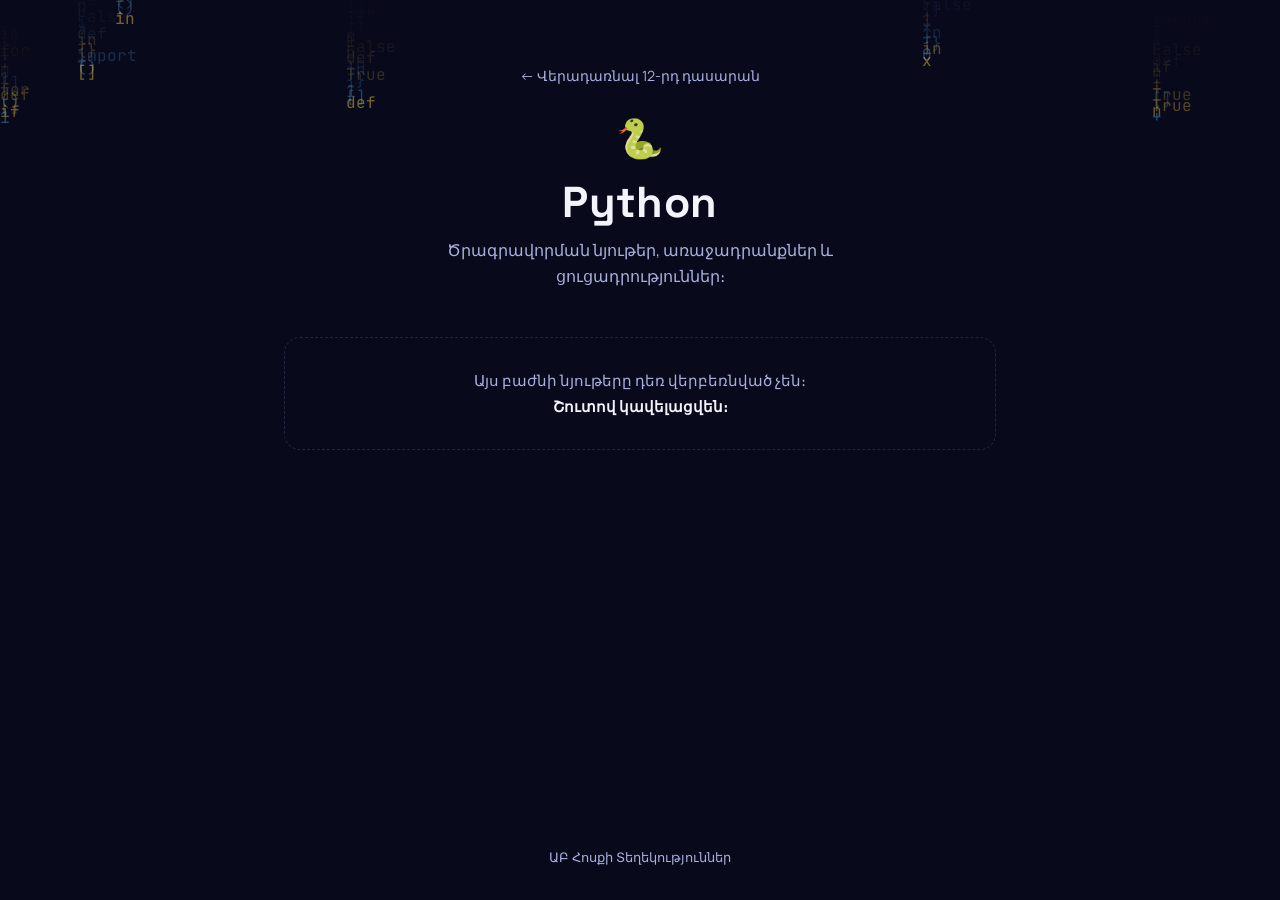
<file: Class12-Python.html>
<!DOCTYPE html>
<html lang="hy">
<head>
<meta charset="UTF-8">
<meta name="viewport" content="width=device-width, initial-scale=1.0">
<link rel="manifest" href="manifest.json">
<meta name="theme-color" content="#070a1f">
<link rel="icon" href="favicon.ico" sizes="any">
<link rel="icon" type="image/png" sizes="32x32" href="icon-32.png">
<link rel="icon" type="image/png" sizes="192x192" href="icon-192.png">
<link rel="apple-touch-icon" href="icon-180.png">
<meta name="apple-mobile-web-app-capable" content="yes">
<meta name="apple-mobile-web-app-status-bar-style" content="black-translucent">
<meta name="apple-mobile-web-app-title" content="ԱԲ Հոսք">
<title>Python · 12-րդ դասարան · ԱԲ Հոսք</title>
<link rel="stylesheet" href="style.css">
</head>
<body>
<canvas id="stars-canvas"></canvas>
<div class="content">

  <div class="subject-hero">
    <a class="back-link" href="Class12.html">← Վերադառնալ 12-րդ դասարան</a>
    <span class="icon">🐍</span>
    <h1>Python</h1>
    <p>Ծրագրավորման նյութեր, առաջադրանքներ և ցուցադրություններ։</p>
  </div>

  <div class="materials">
    <div class="empty-note">
      Այս բաժնի նյութերը դեռ վերբեռնված չեն։<br>
      <b>Շուտով կավելացվեն։</b>
    </div>

  </div>

</div>
<footer class="site">ԱԲ Հոսքի Տեղեկություններ</footer>
<script src="python-bg.js"></script>
<script>
if ('serviceWorker' in navigator) {
  window.addEventListener('load', () => {
    navigator.serviceWorker.register('sw.js').catch(() => {});
  });
}
</script>
</body>
</html>
</file>
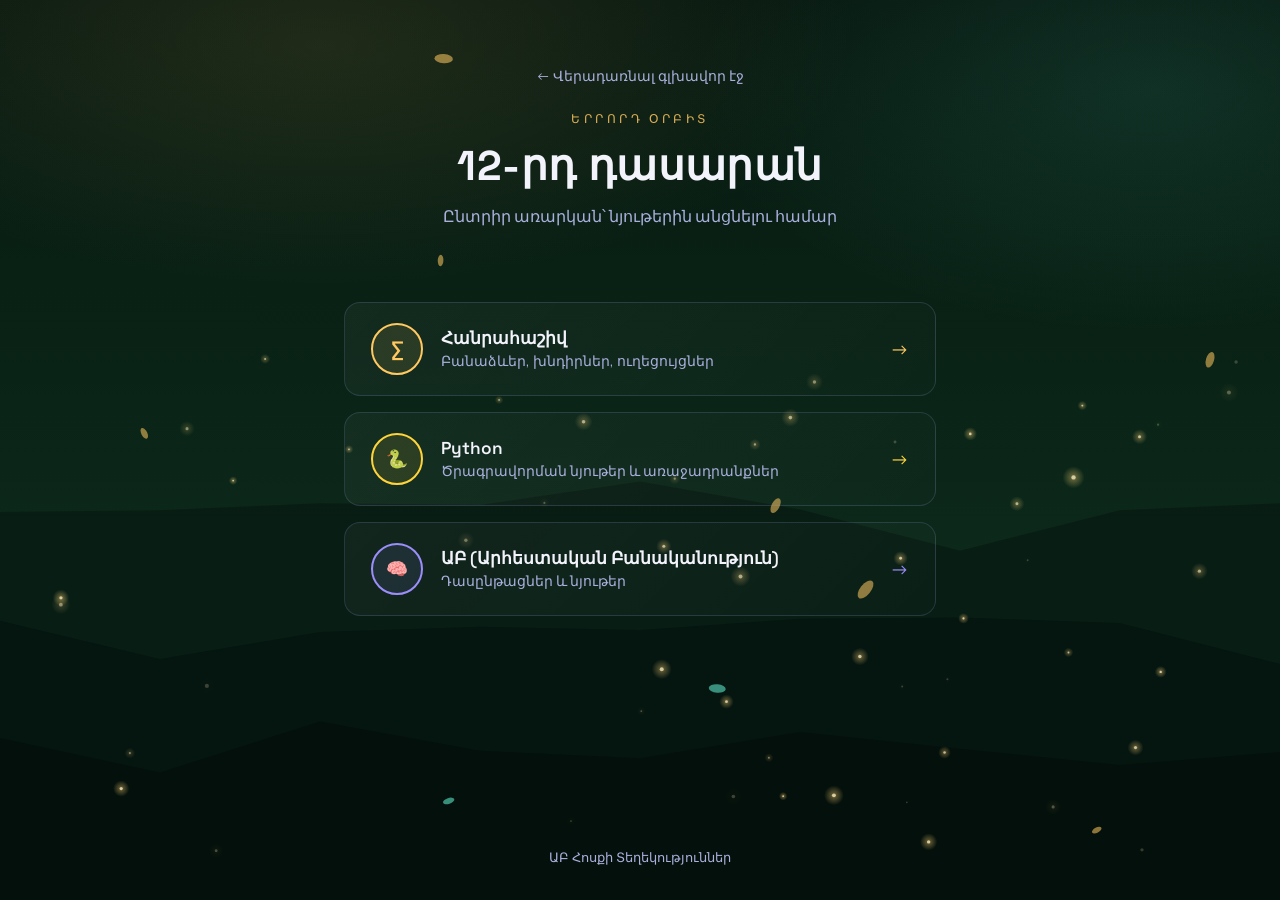
<file: Class12.html>
<!DOCTYPE html>
<html lang="hy">
<head>
<meta charset="UTF-8">
<meta name="viewport" content="width=device-width, initial-scale=1.0">
<link rel="manifest" href="manifest.json">
<meta name="theme-color" content="#070a1f">
<link rel="icon" href="favicon.ico" sizes="any">
<link rel="icon" type="image/png" sizes="32x32" href="icon-32.png">
<link rel="icon" type="image/png" sizes="192x192" href="icon-192.png">
<link rel="apple-touch-icon" href="icon-180.png">
<meta name="apple-mobile-web-app-capable" content="yes">
<meta name="apple-mobile-web-app-status-bar-style" content="black-translucent">
<meta name="apple-mobile-web-app-title" content="ԱԲ Հոսք">
<title>12-րդ դասարան · ԱԲ Հոսք</title>
<link rel="stylesheet" href="style.css">
</head>
<body>
<canvas id="stars-canvas" class="nature-bg"></canvas>
<div class="content">

  <div class="class-hero">
    <a class="back-link" href="index.html">← Վերադառնալ գլխավոր էջ</a>
    <div class="eyebrow" style="color:var(--gold)">Երրորդ օրբիտ</div>
    <h1 style="font-size:clamp(1.8rem,4.5vw,2.6rem); margin:12px 0;">12-րդ դասարան</h1>
    <p style="color:var(--text-1); max-width:480px; margin:0 auto; line-height:1.6;">Ընտրիր առարկան՝ նյութերին անցնելու համար</p>
  </div>

  <nav class="orbits" aria-label="Առարկաների ընտրություն" style="margin-top:32px;">
    <a class="orbit-btn" style="--accent: var(--gold)" href="Class12-Hanrahashiv.html">
      <span class="orbit-ring" style="font-size:1.3rem;">∑</span>
      <span class="orbit-label">
        <span class="t">Հանրահաշիվ</span>
        <span class="d">Բանաձևեր, խնդիրներ, ուղեցույցներ</span>
      </span>
      <span class="orbit-arrow">→</span>
    </a>

    <a class="orbit-btn" style="--accent: #ffd43b" href="Class12-Python.html">
      <span class="orbit-ring" style="font-size:1.1rem;">🐍</span>
      <span class="orbit-label">
        <span class="t">Python</span>
        <span class="d">Ծրագրավորման նյութեր և առաջադրանքներ</span>
      </span>
      <span class="orbit-arrow">→</span>
    </a>

    <a class="orbit-btn" style="--accent: var(--violet)" href="Class12-AB.html">
      <span class="orbit-ring" style="font-size:1.1rem;">🧠</span>
      <span class="orbit-label">
        <span class="t">ԱԲ (Արհեստական Բանականություն)</span>
        <span class="d">Դասընթացներ և նյութեր</span>
      </span>
      <span class="orbit-arrow">→</span>
    </a>
  </nav>

</div>
<footer class="site">ԱԲ Հոսքի Տեղեկություններ</footer>
<script src="nature-bg.js"></script>
<script>
if ('serviceWorker' in navigator) {
  window.addEventListener('load', () => {
    navigator.serviceWorker.register('sw.js').catch(() => {});
  });
}
</script>
</body>
</html>
</file>
<file: style.css>
@import url('https://fonts.googleapis.com/css2?family=Space+Grotesk:wght@400;500;600;700&family=Manrope:wght@400;500;600;700&family=JetBrains+Mono:wght@400;500;600&display=swap');

:root{
  --bg-0:#070a1f;
  --bg-1:#0c1230;
  --bg-2:#141c47;
  --teal:#63f5d6;
  --gold:#ffc861;
  --violet:#9b8dfa;
  --text-0:#f2f3fb;
  --text-1:#aab0dd;
  --line: rgba(154,164,232,0.18);
}

*{box-sizing:border-box;}

html,body{
  margin:0;
  padding:0;
  min-height:100%;
  background:var(--bg-0);
  color:var(--text-0);
  font-family:'Manrope', sans-serif;
  overflow-x:hidden;
}

body{
  display:flex;
  flex-direction:column;
  min-height:100vh;
  position:relative;
}

/* ---------- starfield ---------- */
#stars-canvas{
  position:fixed;
  inset:0;
  width:100%;
  height:100%;
  z-index:0;
  background:
    radial-gradient(ellipse 80% 60% at 20% 0%, rgba(99,245,214,0.10), transparent 60%),
    radial-gradient(ellipse 70% 55% at 85% 15%, rgba(155,141,250,0.14), transparent 60%),
    radial-gradient(ellipse 60% 50% at 50% 100%, rgba(255,200,97,0.06), transparent 60%),
    linear-gradient(180deg, var(--bg-0) 0%, var(--bg-1) 45%, var(--bg-2) 100%);
}

/* ---------- nature background (dusk forest) ---------- */
#stars-canvas.nature-bg{
  background:
    radial-gradient(ellipse 70% 45% at 25% 5%, rgba(255,200,97,0.10), transparent 60%),
    radial-gradient(ellipse 60% 45% at 90% 10%, rgba(99,245,214,0.10), transparent 60%),
    linear-gradient(180deg, #071810 0%, #0a2417 45%, #123422 100%);
}

.content{
  position:relative;
  z-index:1;
  flex:1;
  display:flex;
  flex-direction:column;
  align-items:center;
  width:100%;
}

/* ---------- typography ---------- */
h1,h2,h3,.display{
  font-family:'Space Grotesk', sans-serif;
  letter-spacing:0.01em;
}

.eyebrow{
  font-family:'Space Grotesk', sans-serif;
  font-size:0.78rem;
  letter-spacing:0.28em;
  text-transform:uppercase;
  color:var(--teal);
  opacity:0.85;
}

a{color:inherit;}

/* ---------- nav / header ---------- */
header.site{
  width:100%;
  max-width:920px;
  margin:0 auto;
  padding:56px 24px 8px;
  text-align:center;
}

header.site h1{
  font-size:clamp(2rem, 5vw, 3.1rem);
  margin:14px 0 10px;
  background:linear-gradient(120deg, var(--text-0) 30%, var(--teal) 70%);
  -webkit-background-clip:text;
  background-clip:text;
  color:transparent;
}

header.site p.sub{
  color:var(--text-1);
  font-size:1.02rem;
  max-width:560px;
  margin:0 auto;
  line-height:1.6;
}

/* ---------- orbit buttons (class picker) ---------- */
.orbits{
  width:100%;
  max-width:640px;
  margin:48px auto 8px;
  padding:0 24px;
  display:flex;
  flex-direction:column;
  gap:16px;
}

.orbit-btn{
  --accent: var(--teal);
  position:relative;
  display:flex;
  align-items:center;
  gap:18px;
  width:100%;
  padding:20px 26px;
  border-radius:16px;
  background:linear-gradient(135deg, rgba(255,255,255,0.045), rgba(255,255,255,0.01));
  border:1px solid var(--line);
  text-decoration:none;
  color:var(--text-0);
  cursor:pointer;
  transition:transform .25s ease, border-color .25s ease, box-shadow .25s ease, background .25s ease;
  overflow:hidden;
}

.orbit-btn::before{
  content:"";
  position:absolute;
  inset:0;
  background:radial-gradient(120px 80px at 0% 50%, color-mix(in srgb, var(--accent) 22%, transparent), transparent 70%);
  opacity:0;
  transition:opacity .3s ease;
}

.orbit-btn:hover{
  transform:translateX(6px);
  border-color:color-mix(in srgb, var(--accent) 55%, var(--line));
  box-shadow:0 8px 30px -12px color-mix(in srgb, var(--accent) 55%, transparent);
}
.orbit-btn:hover::before{opacity:1;}

.orbit-ring{
  flex:0 0 auto;
  width:52px;
  height:52px;
  border-radius:50%;
  border:2px solid var(--accent);
  display:flex;
  align-items:center;
  justify-content:center;
  font-family:'Space Grotesk', sans-serif;
  font-weight:600;
  font-size:1.05rem;
  color:var(--accent);
  background:color-mix(in srgb, var(--accent) 10%, transparent);
  position:relative;
  z-index:1;
}

.orbit-label{
  position:relative;
  z-index:1;
  display:flex;
  flex-direction:column;
  gap:2px;
  text-align:left;
}

.orbit-label .t{
  font-family:'Space Grotesk', sans-serif;
  font-weight:600;
  font-size:1.08rem;
}
.orbit-label .d{
  font-size:0.86rem;
  color:var(--text-1);
}

.orbit-arrow{
  margin-inline-start:auto;
  position:relative;
  z-index:1;
  color:var(--accent);
  font-size:1.2rem;
  transition:transform .25s ease;
}
.orbit-btn:hover .orbit-arrow{transform:translateX(4px);}

/* ---------- divider ---------- */
.section-divider{
  width:100%;
  max-width:640px;
  margin:52px auto 0;
  padding:0 24px;
  display:flex;
  align-items:center;
  gap:14px;
  color:var(--text-1);
}
.section-divider .line{flex:1;height:1px;background:var(--line);}
.section-divider span{
  font-family:'Space Grotesk', sans-serif;
  font-size:0.78rem;
  letter-spacing:0.2em;
  text-transform:uppercase;
}

/* ---------- resource buttons ---------- */
.resources{
  width:100%;
  max-width:640px;
  margin:40px auto 0;
  padding:0 24px 80px;
  display:grid;
  grid-template-columns:1fr 1fr;
  gap:16px;
}
@media (max-width:560px){
  .resources{grid-template-columns:1fr;}
}

.res-btn{
  --accent: var(--gold);
  display:flex;
  flex-direction:column;
  gap:8px;
  padding:22px;
  border-radius:16px;
  text-decoration:none;
  color:var(--text-0);
  border:1px solid var(--line);
  background:linear-gradient(160deg, rgba(255,255,255,0.045), rgba(255,255,255,0.01));
  transition:transform .25s ease, border-color .25s ease, box-shadow .25s ease;
}
.res-btn:hover{
  transform:translateY(-3px);
  border-color:color-mix(in srgb, var(--accent) 55%, var(--line));
  box-shadow:0 10px 30px -14px color-mix(in srgb, var(--accent) 55%, transparent);
}
.res-btn .icon{
  font-size:1.4rem;
  color:var(--accent);
}
.res-btn .t{
  font-family:'Space Grotesk', sans-serif;
  font-weight:600;
  font-size:1.02rem;
}
.res-btn .d{
  font-size:0.84rem;
  color:var(--text-1);
}

/* ---------- footer ---------- */
footer.site{
  text-align:center;
  padding:22px 24px 34px;
  color:var(--text-1);
  font-size:0.8rem;
  position:relative;
  z-index:1;
}

/* ---------- class page ---------- */
.class-hero{
  width:100%;
  max-width:760px;
  margin:0 auto;
  padding:64px 24px 40px;
  text-align:center;
}
.back-link{
  display:inline-flex;
  align-items:center;
  gap:8px;
  color:var(--text-1);
  text-decoration:none;
  font-size:0.88rem;
  margin-bottom:26px;
  transition:color .2s ease;
}
.back-link:hover{color:var(--teal);}

.class-body{
  width:100%;
  max-width:760px;
  margin:0 auto;
  padding:0 24px 80px;
}
.class-card{
  border:1px solid var(--line);
  border-radius:18px;
  padding:34px;
  background:linear-gradient(160deg, rgba(255,255,255,0.04), rgba(255,255,255,0.01));
  color:var(--text-1);
  line-height:1.75;
}

/* ---------- subject hero (Հանրահաշիվ / Python / ԱԲ pages) ---------- */
.subject-hero{
  width:100%;
  max-width:760px;
  margin:0 auto;
  padding:64px 24px 12px;
  text-align:center;
}
.subject-hero .icon{
  font-size:2.4rem;
  margin-bottom:6px;
  display:block;
}
.subject-hero h1{
  font-size:clamp(1.9rem, 4.5vw, 2.7rem);
  margin:10px 0 8px;
}
.subject-hero p{
  color:var(--text-1);
  max-width:520px;
  margin:0 auto;
  line-height:1.6;
}

/* ---------- materials grid ---------- */
.materials{
  width:100%;
  max-width:760px;
  margin:36px auto 0;
  padding:0 24px 90px;
  display:grid;
  grid-template-columns:1fr 1fr;
  gap:16px;
}
@media (max-width:600px){
  .materials{grid-template-columns:1fr;}
}

.material-card{
  --accent: var(--teal);
  display:flex;
  flex-direction:column;
  gap:10px;
  padding:22px;
  border-radius:16px;
  text-decoration:none;
  color:var(--text-0);
  border:1px solid var(--line);
  background:linear-gradient(160deg, rgba(255,255,255,0.045), rgba(255,255,255,0.01));
  transition:transform .25s ease, border-color .25s ease, box-shadow .25s ease;
}
.material-card:hover{
  transform:translateY(-3px);
  border-color:color-mix(in srgb, var(--accent) 55%, var(--line));
  box-shadow:0 10px 30px -14px color-mix(in srgb, var(--accent) 55%, transparent);
}
.material-card .row{
  display:flex;
  align-items:center;
  gap:10px;
}
.material-card .icon{
  font-size:1.3rem;
  color:var(--accent);
}
.material-card .badge{
  margin-inline-start:auto;
  font-family:'JetBrains Mono', monospace;
  font-size:0.68rem;
  letter-spacing:0.05em;
  text-transform:uppercase;
  color:var(--accent);
  border:1px solid color-mix(in srgb, var(--accent) 45%, var(--line));
  border-radius:6px;
  padding:2px 7px;
}
.material-card .t{
  font-family:'Space Grotesk', sans-serif;
  font-weight:600;
  font-size:1rem;
  line-height:1.4;
}

.empty-note{
  grid-column:1 / -1;
  border:1px dashed var(--line);
  border-radius:16px;
  padding:30px 26px;
  color:var(--text-1);
  text-align:center;
  line-height:1.7;
  font-size:0.94rem;
}
.empty-note b{color:var(--text-0);}

@media (prefers-reduced-motion: reduce){
  *{animation:none !important; transition:none !important;}
}
</file>
